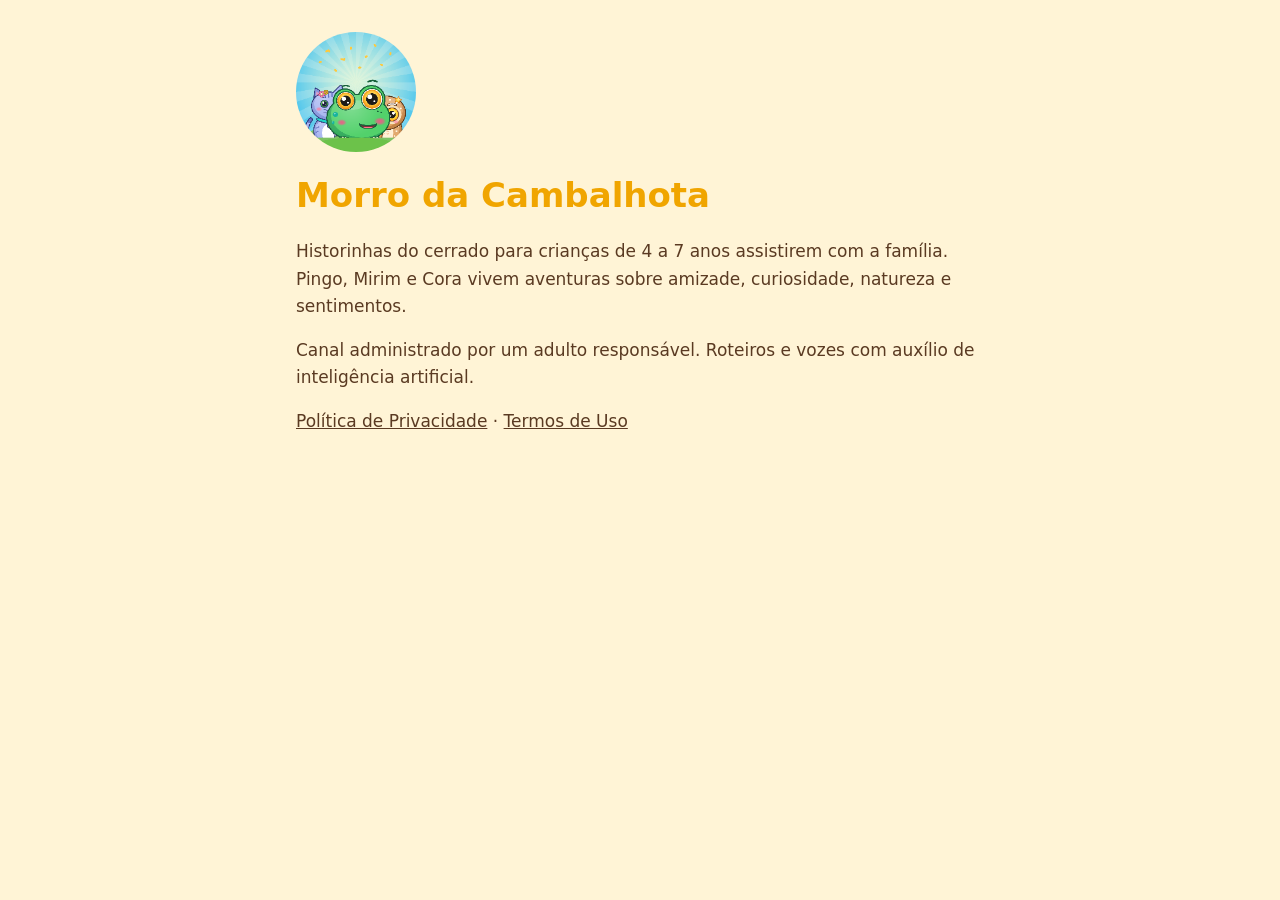
<file: index.html>
<!doctype html>
<html lang="pt-BR">
<head>
<meta charset="utf-8">
<meta name="viewport" content="width=device-width, initial-scale=1">
<title>Morro da Cambalhota</title>
<link rel="stylesheet" href="estilo.css">
</head>
<body>
<main>
<img src="avatar.png" alt="Pingo, Mirim e Cora espiando por cima do morro" width="120" height="120">
<h1>Morro da Cambalhota</h1>
<p>Historinhas do cerrado para crianças de 4 a 7 anos assistirem com a família. Pingo, Mirim e Cora vivem aventuras sobre amizade, curiosidade, natureza e sentimentos.</p>
<p>Canal administrado por um adulto responsável. Roteiros e vozes com auxílio de inteligência artificial.</p>
<p><a href="privacidade.html">Política de Privacidade</a> · <a href="termos.html">Termos de Uso</a></p>
</main>
</body>
</html>
</file>
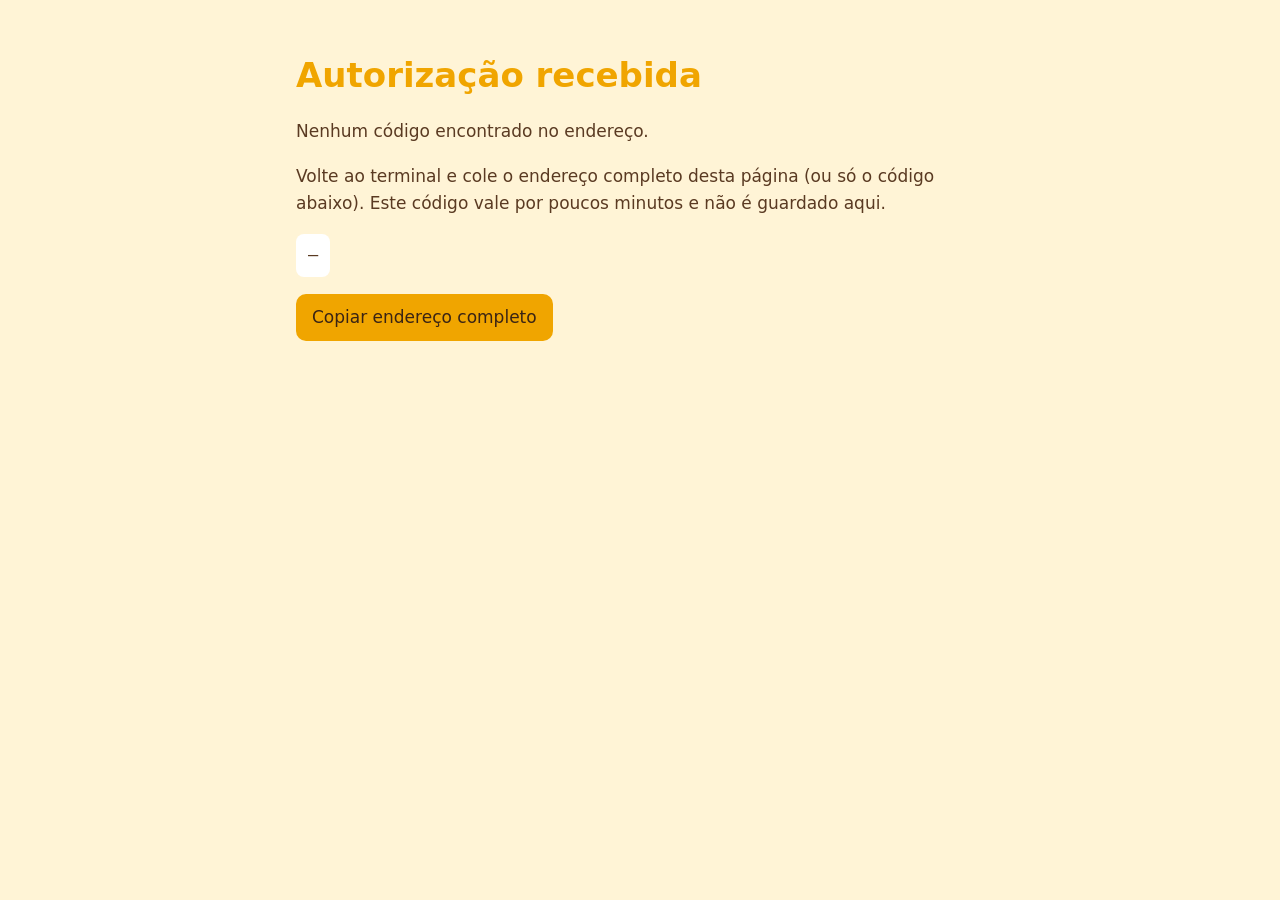
<file: oauth.html>
<!doctype html>
<html lang="pt-BR">
<head>
<meta charset="utf-8">
<meta name="viewport" content="width=device-width, initial-scale=1">
<title>Autorização — Morro da Cambalhota</title>
<link rel="stylesheet" href="estilo.css">
</head>
<body>
<main>
<h1>Autorização recebida</h1>
<p id="status">Lendo a resposta da rede social...</p>
<p>Volte ao terminal e cole o endereço completo desta página (ou só o código abaixo). Este código vale por poucos minutos e não é guardado aqui.</p>
<p><code id="code">—</code></p>
<button id="copy" type="button">Copiar endereço completo</button>
</main>
<script>
  const q = new URLSearchParams(location.search);
  const code = q.get('code');
  const err = q.get('error') || q.get('error_description');
  document.getElementById('status').textContent = err ? 'A autorização foi recusada: ' + err : code ? 'Pronto! A conta autorizou o aplicativo do canal.' : 'Nenhum código encontrado no endereço.';
  document.getElementById('code').textContent = code || '—';
  document.getElementById('copy').onclick = async () => {
    try { await navigator.clipboard.writeText(location.href); document.getElementById('copy').textContent = 'Copiado!'; } catch { document.getElementById('copy').textContent = 'Copie o endereço pela barra do navegador'; }
  };
</script>
</body>
</html>
</file>
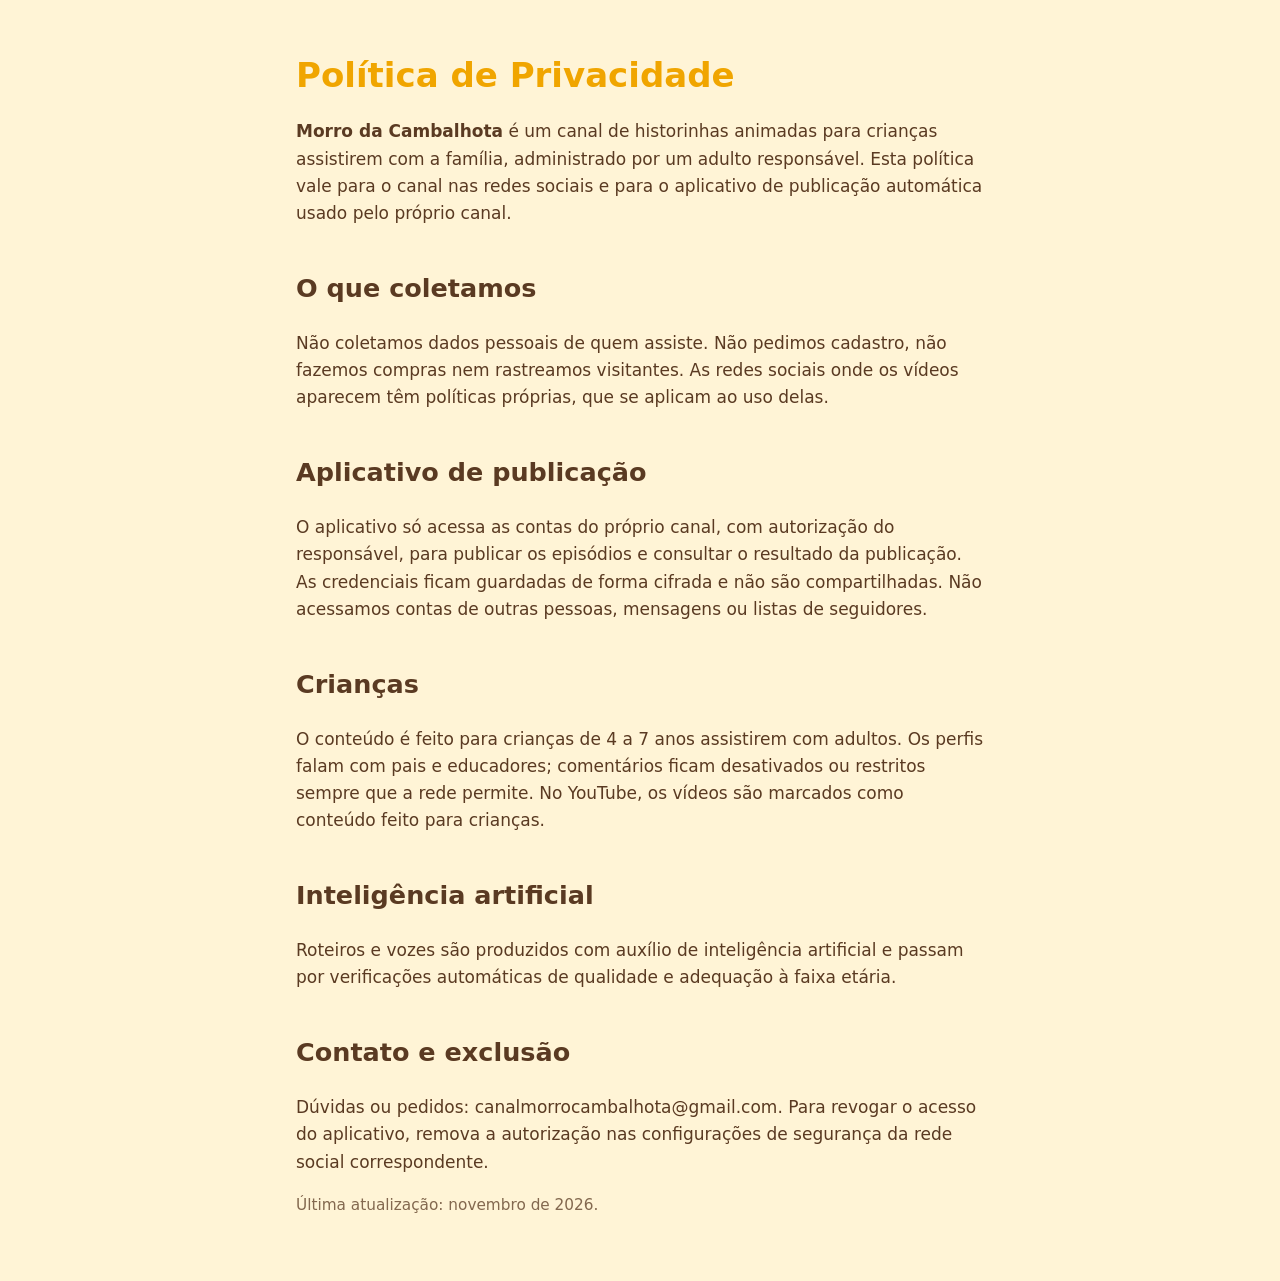
<file: privacidade.html>
<!doctype html>
<html lang="pt-BR">
<head>
<meta charset="utf-8">
<meta name="viewport" content="width=device-width, initial-scale=1">
<title>Política de Privacidade — Morro da Cambalhota</title>
<link rel="stylesheet" href="estilo.css">
</head>
<body>
<main>
<h1>Política de Privacidade</h1>
<p><strong>Morro da Cambalhota</strong> é um canal de historinhas animadas para crianças assistirem com a família, administrado por um adulto responsável. Esta política vale para o canal nas redes sociais e para o aplicativo de publicação automática usado pelo próprio canal.</p>
<h2>O que coletamos</h2>
<p>Não coletamos dados pessoais de quem assiste. Não pedimos cadastro, não fazemos compras nem rastreamos visitantes. As redes sociais onde os vídeos aparecem têm políticas próprias, que se aplicam ao uso delas.</p>
<h2>Aplicativo de publicação</h2>
<p>O aplicativo só acessa as contas do próprio canal, com autorização do responsável, para publicar os episódios e consultar o resultado da publicação. As credenciais ficam guardadas de forma cifrada e não são compartilhadas. Não acessamos contas de outras pessoas, mensagens ou listas de seguidores.</p>
<h2>Crianças</h2>
<p>O conteúdo é feito para crianças de 4 a 7 anos assistirem com adultos. Os perfis falam com pais e educadores; comentários ficam desativados ou restritos sempre que a rede permite. No YouTube, os vídeos são marcados como conteúdo feito para crianças.</p>
<h2>Inteligência artificial</h2>
<p>Roteiros e vozes são produzidos com auxílio de inteligência artificial e passam por verificações automáticas de qualidade e adequação à faixa etária.</p>
<h2>Contato e exclusão</h2>
<p>Dúvidas ou pedidos: canalmorrocambalhota@gmail.com. Para revogar o acesso do aplicativo, remova a autorização nas configurações de segurança da rede social correspondente.</p>
<p class="nota">Última atualização: novembro de 2026.</p>
</main>
</body>
</html>
</file>
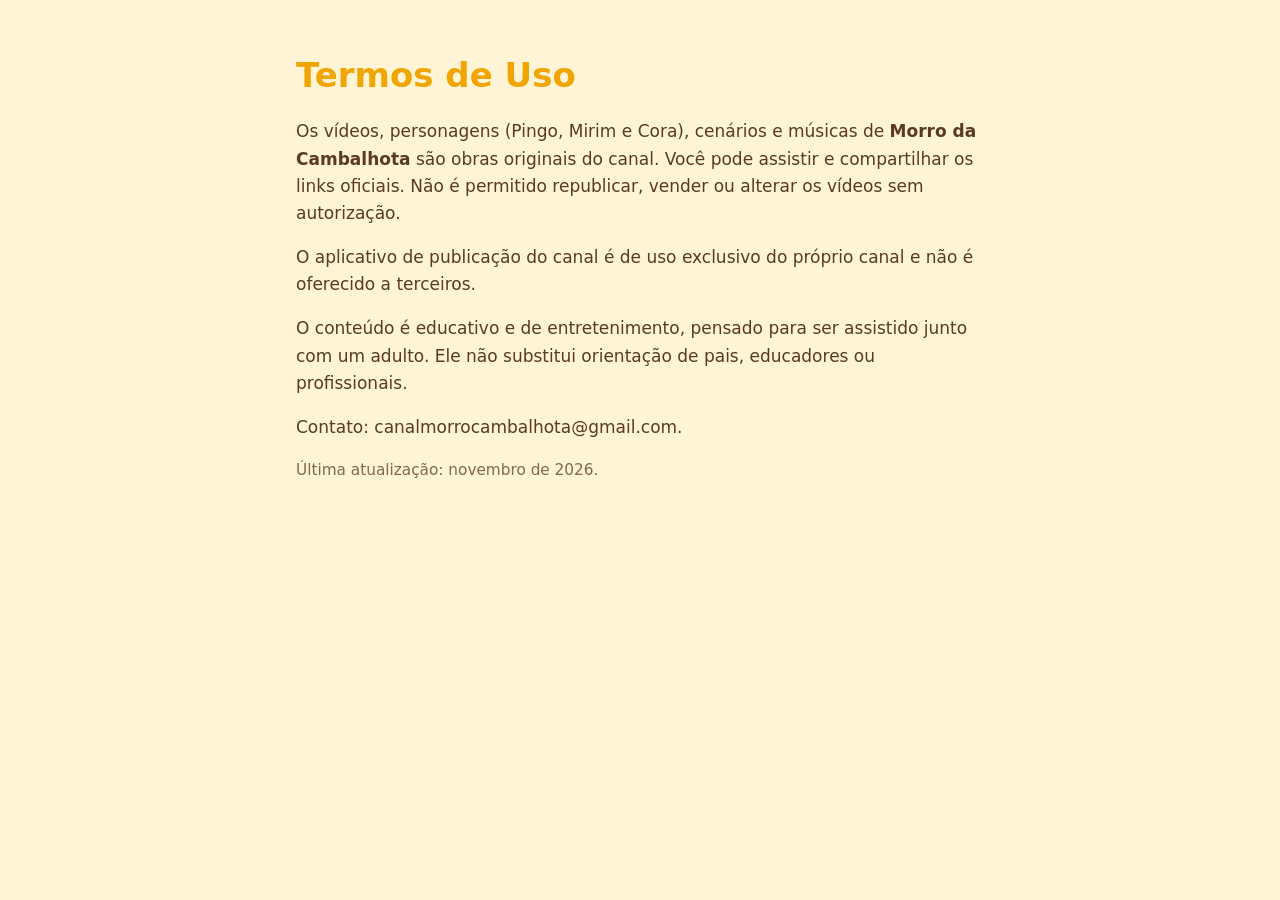
<file: termos.html>
<!doctype html>
<html lang="pt-BR">
<head>
<meta charset="utf-8">
<meta name="viewport" content="width=device-width, initial-scale=1">
<title>Termos de Uso — Morro da Cambalhota</title>
<link rel="stylesheet" href="estilo.css">
</head>
<body>
<main>
<h1>Termos de Uso</h1>
<p>Os vídeos, personagens (Pingo, Mirim e Cora), cenários e músicas de <strong>Morro da Cambalhota</strong> são obras originais do canal. Você pode assistir e compartilhar os links oficiais. Não é permitido republicar, vender ou alterar os vídeos sem autorização.</p>
<p>O aplicativo de publicação do canal é de uso exclusivo do próprio canal e não é oferecido a terceiros.</p>
<p>O conteúdo é educativo e de entretenimento, pensado para ser assistido junto com um adulto. Ele não substitui orientação de pais, educadores ou profissionais.</p>
<p>Contato: canalmorrocambalhota@gmail.com.</p>
<p class="nota">Última atualização: novembro de 2026.</p>
</main>
</body>
</html>
</file>
<file: estilo.css>
:root { --fundo: #FFF4D6; --texto: #5A3A22; --destaque: #F0A500; --caixa: #FFFFFF; }
@media (prefers-color-scheme: dark) { :root { --fundo: #1F2A5A; --texto: #FFF4D6; --destaque: #FFC93C; --caixa: #2B3A70; } }
* { box-sizing: border-box; }
body { margin: 0; background: var(--fundo); color: var(--texto); font: 17px/1.6 system-ui, -apple-system, "Segoe UI", sans-serif; }
main { max-width: 720px; margin: 0 auto; padding: 32px 16px 48px; }
h1 { color: var(--destaque); line-height: 1.2; }
h2 { margin-top: 1.6em; }
img { border-radius: 50%; display: block; }
code { display: inline-block; padding: 8px 12px; background: var(--caixa); border-radius: 8px; word-break: break-all; }
button { font: inherit; padding: 10px 16px; border-radius: 10px; border: 0; background: var(--destaque); color: #3A2414; cursor: pointer; }
a { color: inherit; }
.nota { opacity: 0.75; font-size: 0.9em; }
</file>
